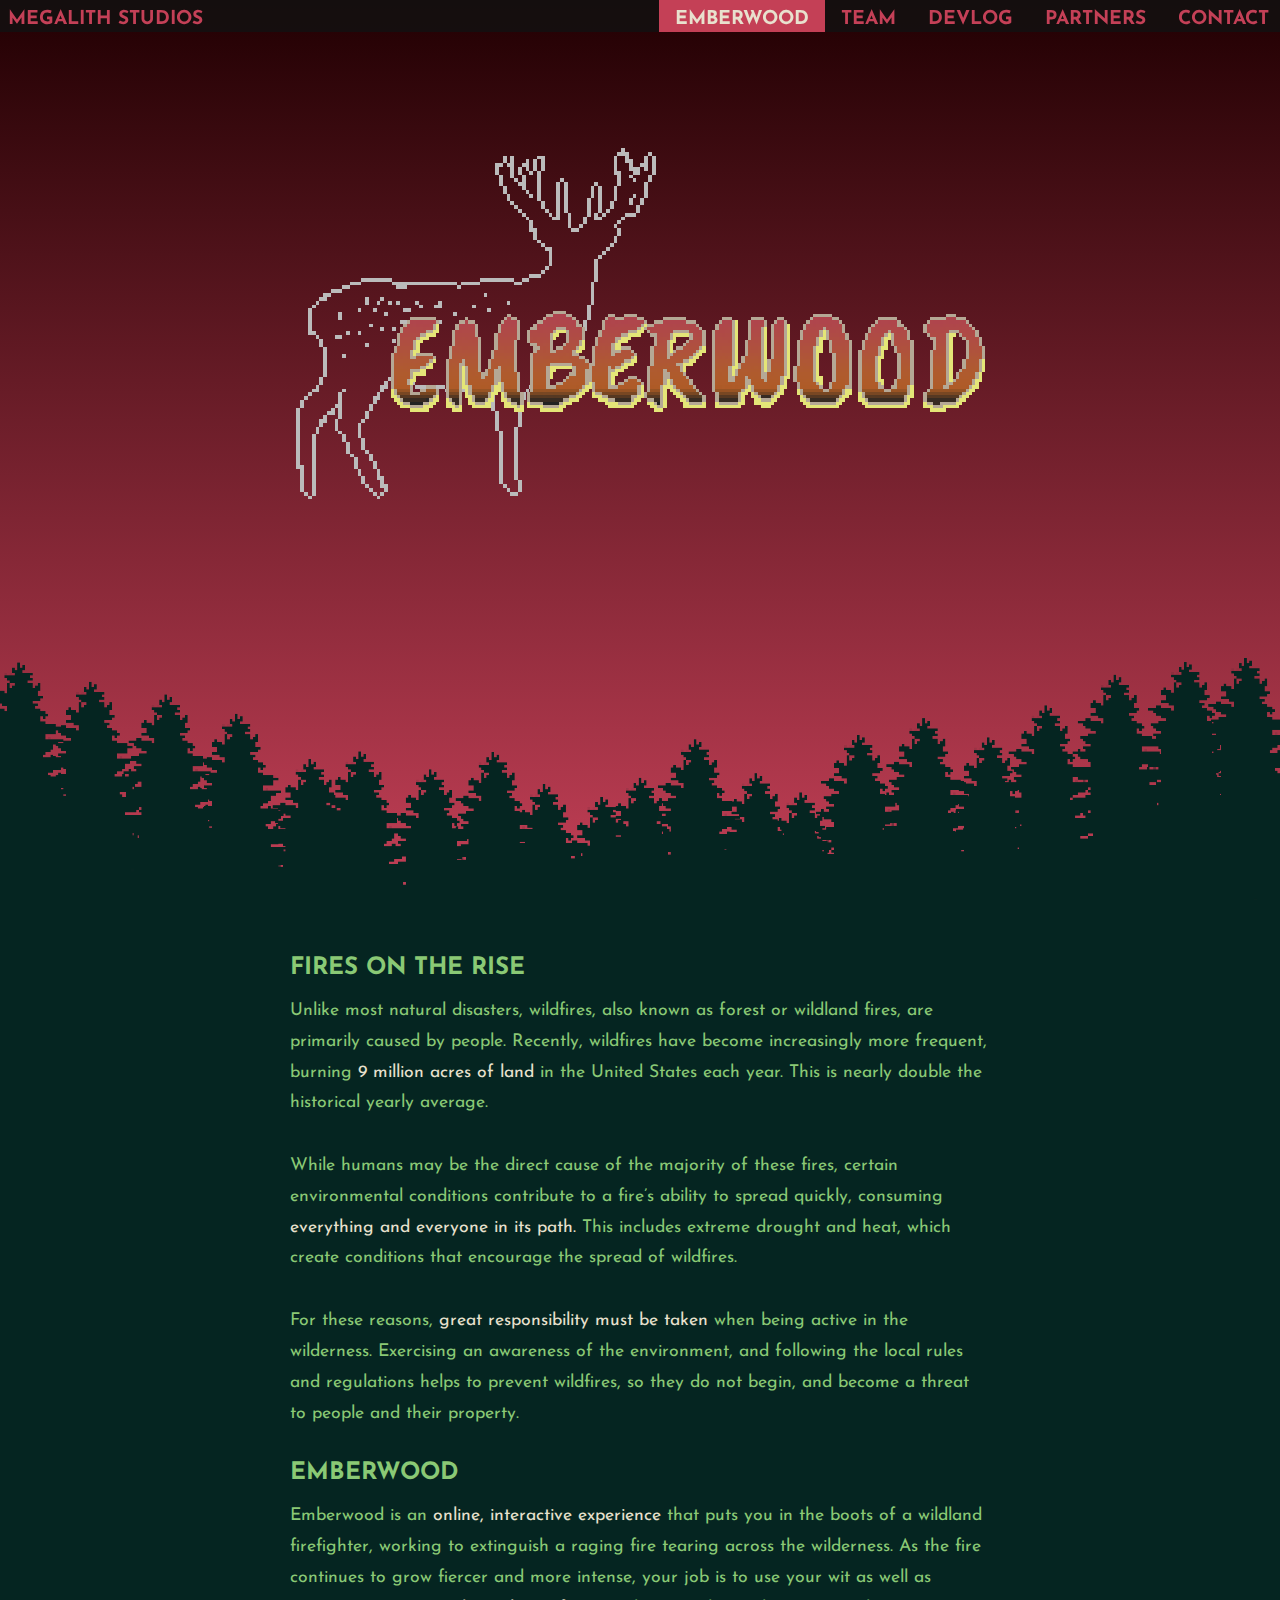
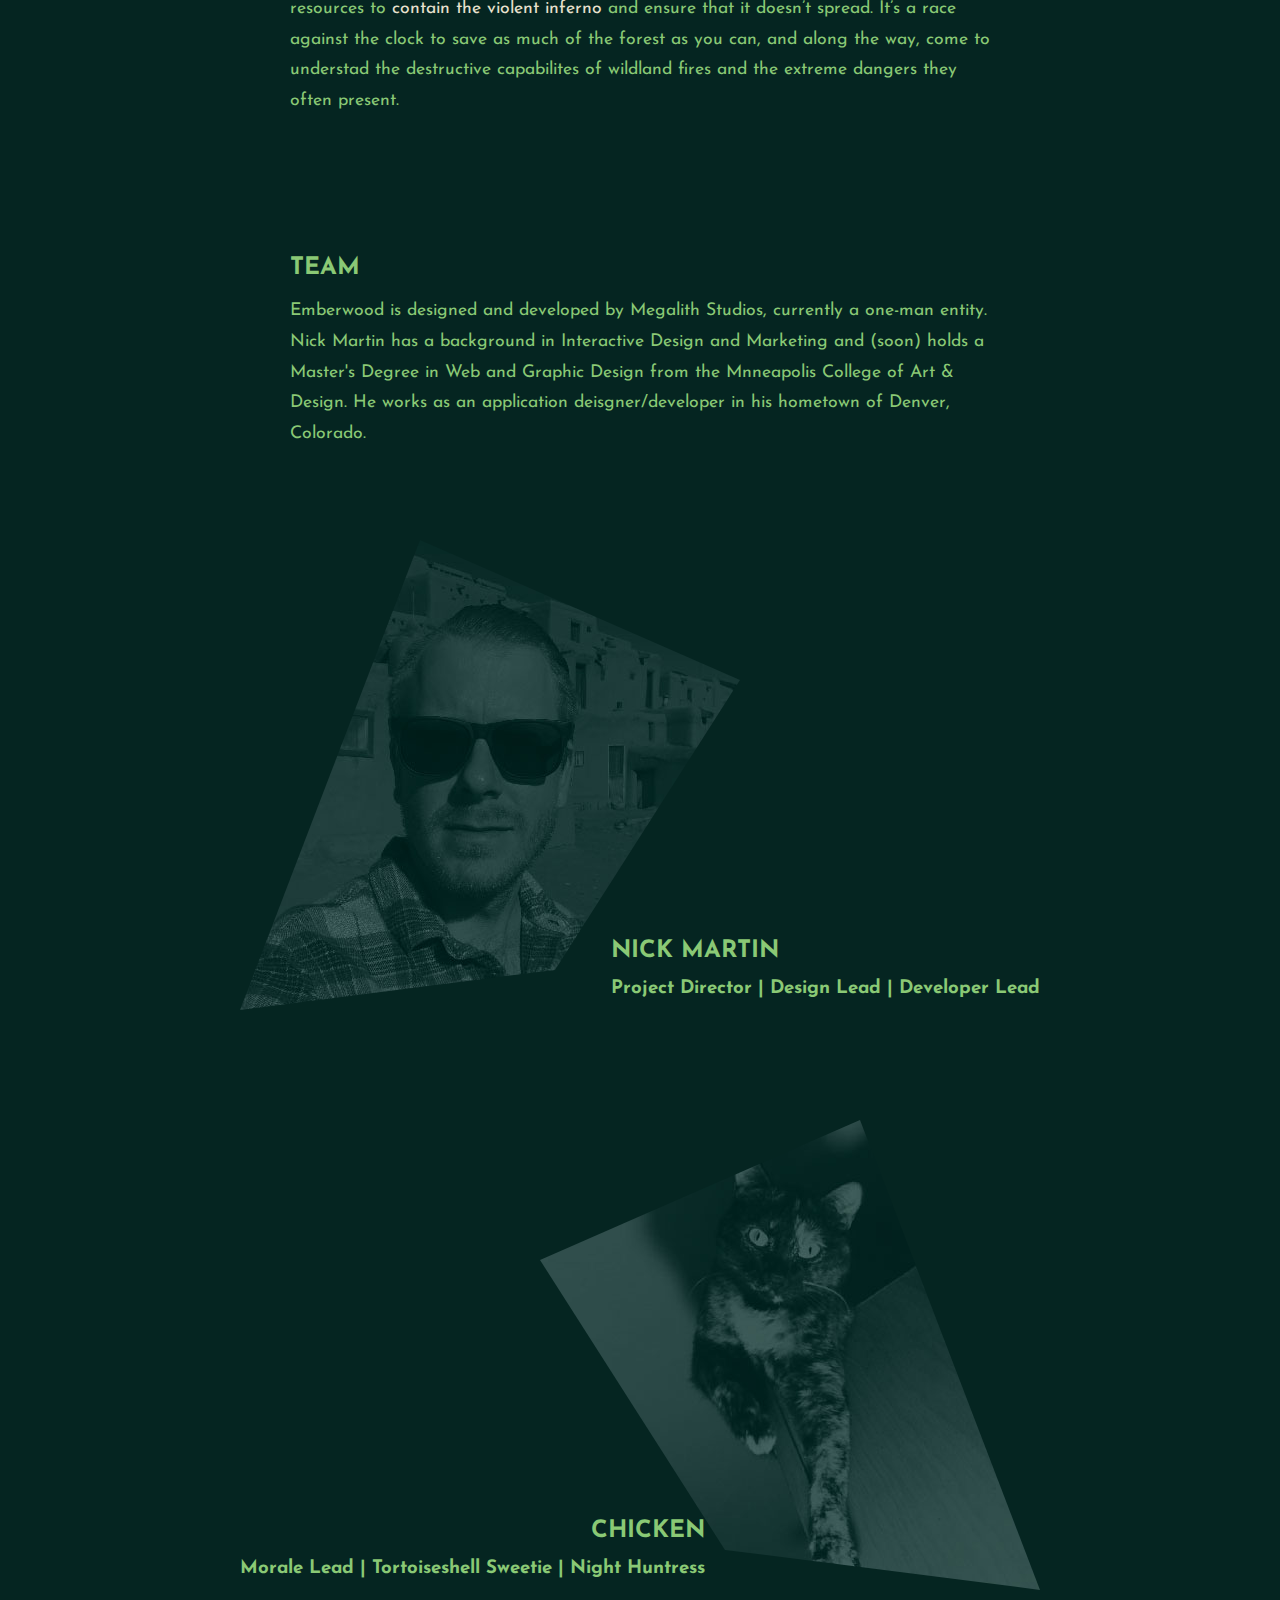
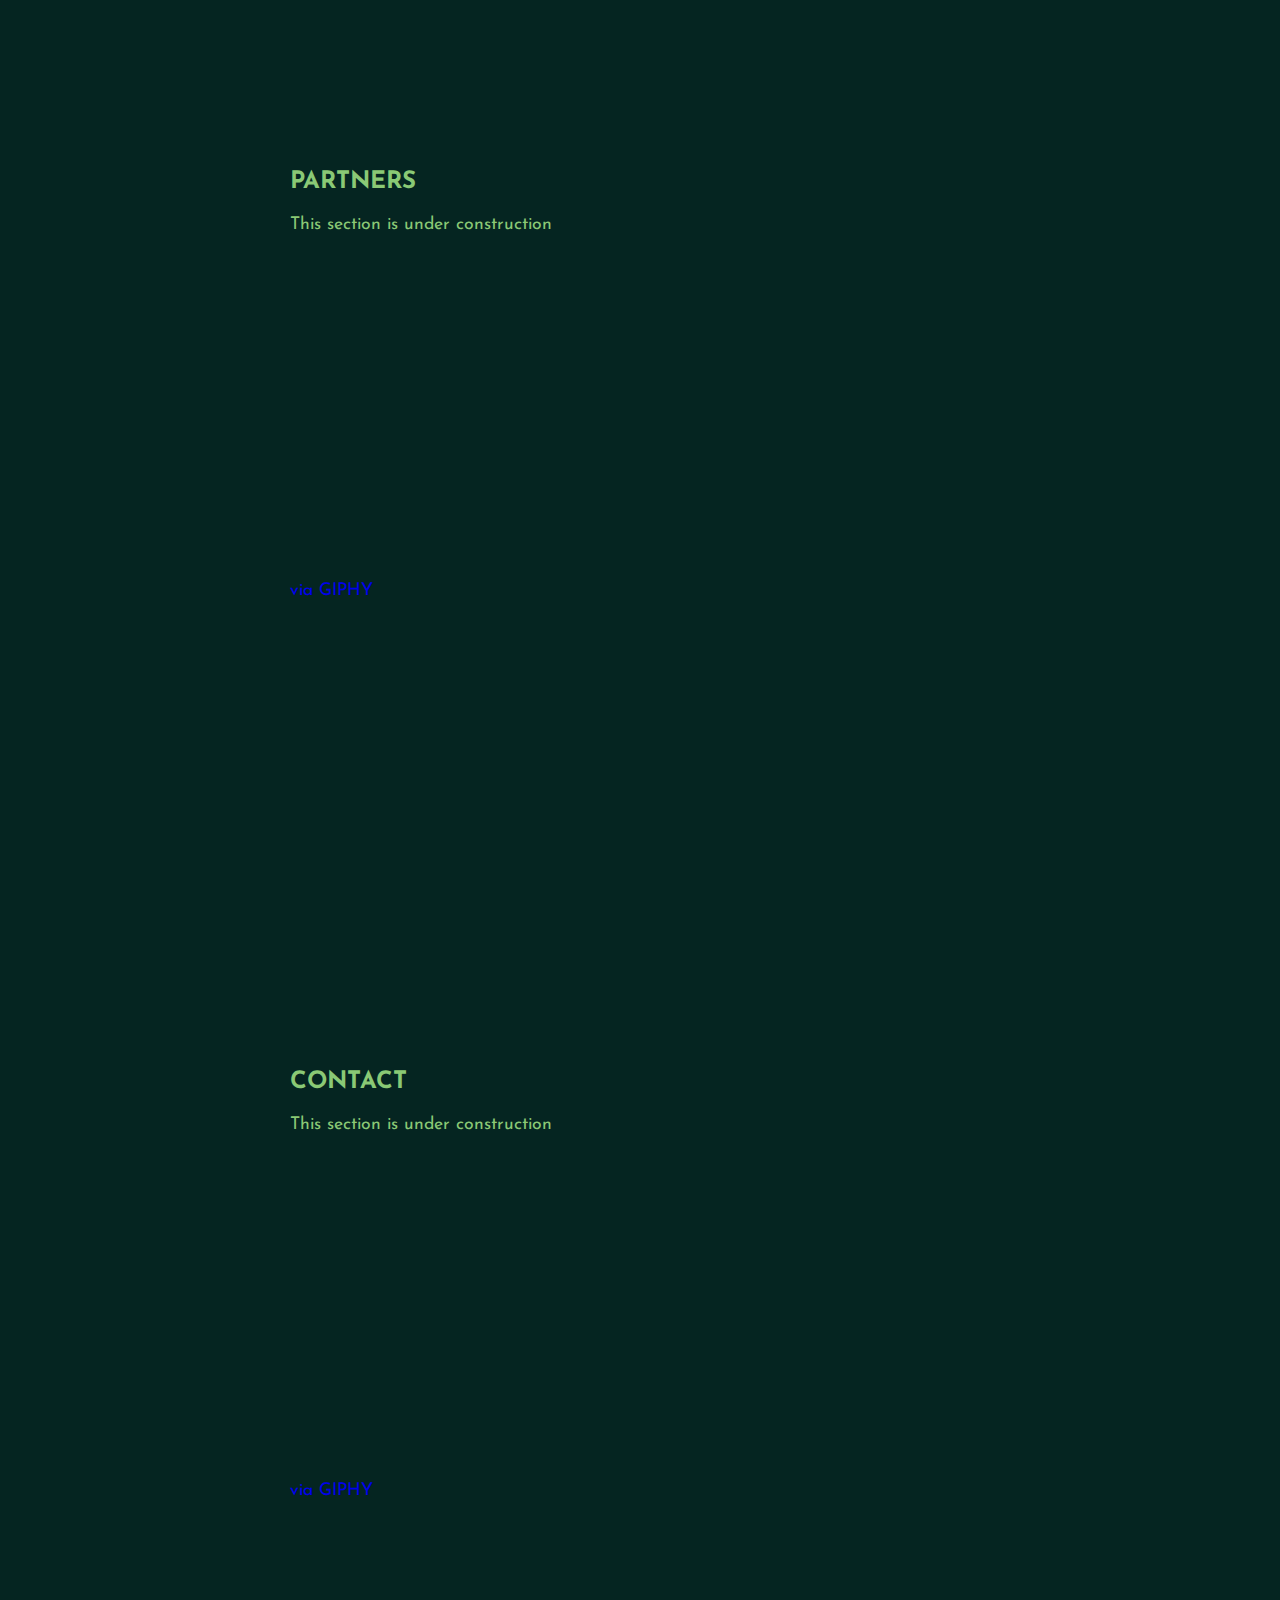
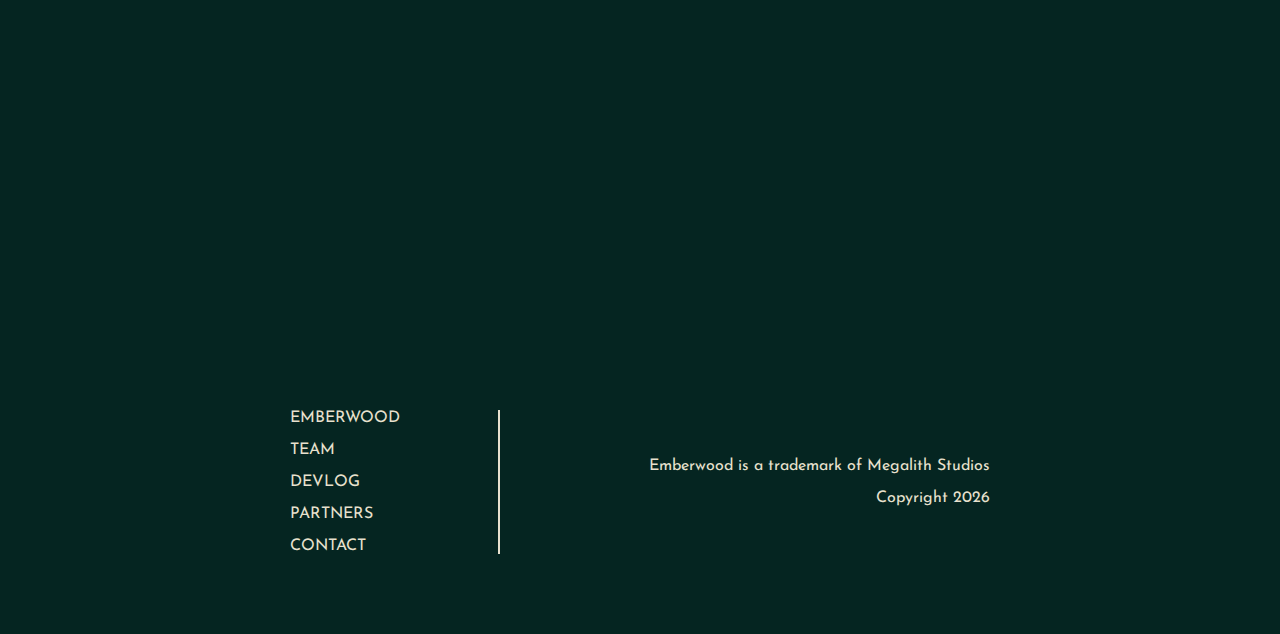
<file: PUBLIC/index.html>
<!DOCTYPE html>
<html lang="en">
  <head>
    <meta charset="UTF-8">
    <meta name="viewport" content="width=device-width, initial-scale=1">
    <title>Emberwood the Game</title>
    <meta name="description" content="DESCRIPTION">

    <link rel="icon" type="image/png" href="img/deerLogoOutlineFavIcon.png">
    <link href="https://fonts.googleapis.com/css?family=Josefin+Sans:400,700" rel="stylesheet">
    <link rel="stylesheet" href="css/css.css">

    <script type="text/javascript" src="js/jquery.js"></script>

       <!--[if lt IE 9]>
         <script src = "http://html5shiv.googlecode.com/svn/trunk/html5.js"></script>
       <![endif]-->
  </head>

  <body>
    <header class="header-down">
      <h1>Megalith Studios</h1>
      <nav class="main-nav nav-horizontal">
        <ul>
          <li><a class="navLink" href="#primaryScreen" style="background-color: hsla(350, 53%, 51%, 1);">Emberwood</a></li>
          <li><a class="navLink" href="#teamSection">Team</a></li>
          <li><a class="navLink" href="https://emberwoodthegame.tumblr.com" target="_blank">Devlog</a></li>
          <li><a class="navLink"href="#partnersSection">Partners</a></li>
          <li><a class="navLink" href="#contactSection">Contact</a></li>
        </ul>
      </nav>
    </header>

    <section id="primaryScreen">
      <div class="glowOverlay"></div>
      <img id="title" src="img/emberwoodTitleAndLogo.png" alt="Emberwood Title">

      <div class="treeBannerContainer">
        <img id="treeBanner" src="img/pineTreeGreenBanner.png" alt="Silhouette of pine trees">
      </div>
    </section>

    <main>
      <section id="emberwoodSection">
        <div class="textBlock">
          <h2>Fires on the Rise</h2>
          <p>Unlike most natural disasters, wildfires, also known as forest or wildland fires, are primarily caused by people.
          Recently, wildfires have become increasingly more frequent, burning <span class="copyEmphasize">9 million acres
          of land</span> in the United States each year. This is nearly double the historical yearly average.</p>

          <p>While humans may be the direct cause of the majority of these fires, certain environmental conditions contribute to a fire’s
          ability to spread quickly, consuming <span class="copyEmphasize">everything and everyone in its path.</span> This includes extreme
          drought and heat, which create conditions that encourage the spread of wildfires.</p>

          <p>For these reasons, <span class="copyEmphasize">great responsibility must be taken</span> when being active in the wilderness. Exercising an awareness of
          the environment, and following the local rules and regulations helps to prevent wildfires, so they do not
          begin, and become a threat to people and their property.</p>
        </div>

        <div class="textBlock">
          <h2>Emberwood</h2>
          <p>Emberwood is an <span class="copyEmphasize">online, interactive experience</span> that puts you in the boots of a wildland firefighter,
          working to extinguish a raging fire tearing across the wilderness. As the fire continues to grow fiercer and more intense,
          your job is to use your wit as well as resources to <span class="copyEmphasize">contain the violent inferno</span> and ensure that it doesn’t spread.
          It’s a race against the clock to save as much of the forest as you can, and along the way, come to understad
          the destructive capabilites of wildland fires and the extreme dangers they often present.</p>
        </div>
      </section>

      <section id="teamSection">
        <div class="textBlock">
          <h2>Team</h2>
          <p>Emberwood is designed and developed by Megalith Studios, currently a one-man entity.
          Nick Martin has a background in Interactive Design and Marketing and (soon) holds a Master's Degree in Web and Graphic
          Design from the Mnneapolis College of Art &amp; Design. He works as an application deisgner/developer in his
          hometown of Denver, Colorado.</p>
        </div>

        <div class="teamMemberContainer">
          <div class="memberImgWrapper">
            <img class="teamMember" src="img/nickMartin.jpg" alt="">
          </div>

          <div class="memberCopy">
            <h2>Nick Martin</h2>
            <h3>Project Director | Design Lead | Developer Lead</h3>
          </div>
        </div>

        <div class="teamMemberContainer">
          <div class="memberImgWrapper">
            <img class="teamMember" src="img/chicken.jpg" alt="">
          </div>

          <div class="memberCopy">
            <h2>Chicken</h2>
            <h3>Morale Lead | Tortoiseshell Sweetie | Night Huntress</h3>
          </div>
        </div>
      </section>

      <section id="partnersSection">
        <div class="textBlock">
          <h2>Partners</h2>
          <p>This section is under construction</p>
          <iframe src="https://giphy.com/embed/ZTans30ONaaIM" width="480" height="299" frameBorder="0" class="giphy-embed" allowFullScreen></iframe><p><a href="https://giphy.com/gifs/ZTans30ONaaIM">via GIPHY</a></p>
        </div>
      </section>

      <section id="contactSection">
        <div class="textBlock">
          <h2>Contact</h2>
          <p>This section is under construction</p>
          <iframe src="https://giphy.com/embed/ZTans30ONaaIM" width="480" height="299" frameBorder="0" class="giphy-embed" allowFullScreen></iframe><p><a href="https://giphy.com/gifs/ZTans30ONaaIM">via GIPHY</a></p>
        </div>
      </section>
    </main>

    <footer>
      <section>
        <nav id="footer-nav">
          <ul>
            <li><a class="navLink" href="#primaryScreen">Emberwood</a></li>
            <li><a class="navLink" href="#teamSection">Team</a></li>
            <li><a class="navLink" href="https://emberwoodthegame.tumblr.com" target="_blank">Devlog</a></li>
            <li><a class="navLink"href="#partnersSection">Partners</a></li>
            <li><a class="navLink" href="#contactSection">Contact</a></li>
          </ul>
        </nav>

        <div id="copyrightContainer">
          <p>Emberwood is a trademark of Megalith Studios</p>
          <p>Copyright <span id="currentYear"></span></p>
        </div>
      </section>
    </footer>

    <script type="text/javascript" src="js/script.js"></script>
  </body>
</html>
</file>
<file: PUBLIC/css/css.css>
html{box-sizing:border-box;min-height:100%}*,*:before,*:after{box-sizing:inherit;margin:0;padding:0}body{background-color:#210002}body::-webkit-scrollbar{width:0}body::-webkit-scrollbar-track{background-color:#052521}body::-webkit-scrollbar-thumb{background-color:darkgrey;border-radius:10px}section#primaryScreen{height:100vh;background-image:linear-gradient(#210002, #ac5f17)}@keyframes glow{0%{opacity:0}50%{opacity:.5}100%{opacity:0}}div.glowOverlay{height:100%;background-image:linear-gradient(#210002, #c44057);animation-name:glow;animation-duration:5s;animation-timing-function:ease-in-out;animation-iteration-count:infinite}header{height:2rem;position:fixed;top:0;left:0;width:100%;background-color:rgba(18,18,18,0.8);z-index:5000;transition:top 0.4s ease-in-out}.header-up{top:-2rem}.main-nav,.main-nav ul,.main-nav ul li,.main-nav ul li a{height:100%}.main-nav{float:right}ul{list-style-type:none;list-style:none}.main-nav ul li,.main-nav ul li a{display:inline-block}.main-nav ul li{margin-right:-5px}.main-nav ul li:hover{background-color:rgba(171,94,23,0.5);color:#e4e577}main{background-color:#052521;padding-top:1rem}main section{min-height:100vh;margin:auto;width:800px;color:#8ac975;padding:2.5rem 0;position:relative}.textBlock{width:700px;margin:auto}.textBlock p{margin-bottom:2rem}#teamSection .teamMemberContainer{margin:5rem 0;height:500px;position:relative}.teamMemberContainer .memberCopy{position:absolute;bottom:2rem}.teamMemberContainer .memberImgWrapper{position:absolute;top:0}.teamMemberContainer:nth-child(even) .memberCopy,.teamMemberContainer:nth-child(odd) .memberImgWrapper{right:0}.teamMemberContainer:nth-child(odd) .memberCopy,.teamMemberContainer:nth-child(even) .memberImgWrapper{left:0;text-align:right}footer{background-color:#052521;padding:5rem 0}footer section{width:700px;margin:auto;position:relative}footer section:after{content:"";display:table;clear:both}footer section nav#footer-nav{width:30%;float:left;padding-right:20%;border-right:2px solid #e8e1ce}footer section nav ul li{margin:1rem 0}footer section nav ul li:first-of-type{margin-top:0}footer section nav ul li:last-of-type{margin-bottom:0}footer section div#copyrightContainer{width:50%;text-align:right;position:absolute;top:50%;right:0;transform:translateY(-50%)}.construction{position:absolute;top:50%;left:50%;transform:translate(-50%, -50%);text-align:center}.construction h1{display:block;padding:0}.construction iframe{margin:1rem 0}.construction a{color:#e8e1ce}html{font-family:"Josefin Sans",sans-serif}h1{display:inline-block;color:#c44057;font-weight:700;text-transform:uppercase;font-size:1.2em;padding:.6rem .5rem}a{text-decoration:none}.main-nav ul li a{color:#c44057;font-weight:700;text-transform:uppercase;font-size:1.2em;text-align:center;padding:.6rem 1rem;text-decoration:none}.main-nav ul li:first-of-type a{color:#e8e1ce}.main-nav ul li a:hover{color:#e4e577}main section h2{font-weight:700;text-transform:uppercase;margin-bottom:1rem}main section p{font-weight:400;line-height:1.75;font-size:1.1em}span.copyEmphasize{color:#e8e1ce}footer a{color:#e8e1ce;text-transform:uppercase}footer a:hover{color:#e4e577}footer p{color:#e8e1ce;line-height:2}img#title{position:absolute;top:10%;left:50%;transform:translateX(-50%)}img#treeBanner{position:absolute;bottom:0;left:0;width:100%}div.memberImgWrapper{width:500px;height:500px}img.teamMember{width:100%}.teamMemberContainer:nth-child(even) .memberImgWrapper img.teamMember{-webkit-clip-path:polygon(36% 2%, 100% 30%, 63% 88%, 0 96%);clip-path:polygon(36% 2%, 100% 30%, 63% 88%, 0 96%)}.teamMemberContainer:nth-child(odd) .memberImgWrapper img.teamMember{-webkit-clip-path:polygon(64% 2%, 0 30%, 37% 88%, 100% 96%);clip-path:polygon(64% 2%, 0 30%, 37% 88%, 100% 96%)}
/*# sourceMappingURL=css.css.map */
</file>
